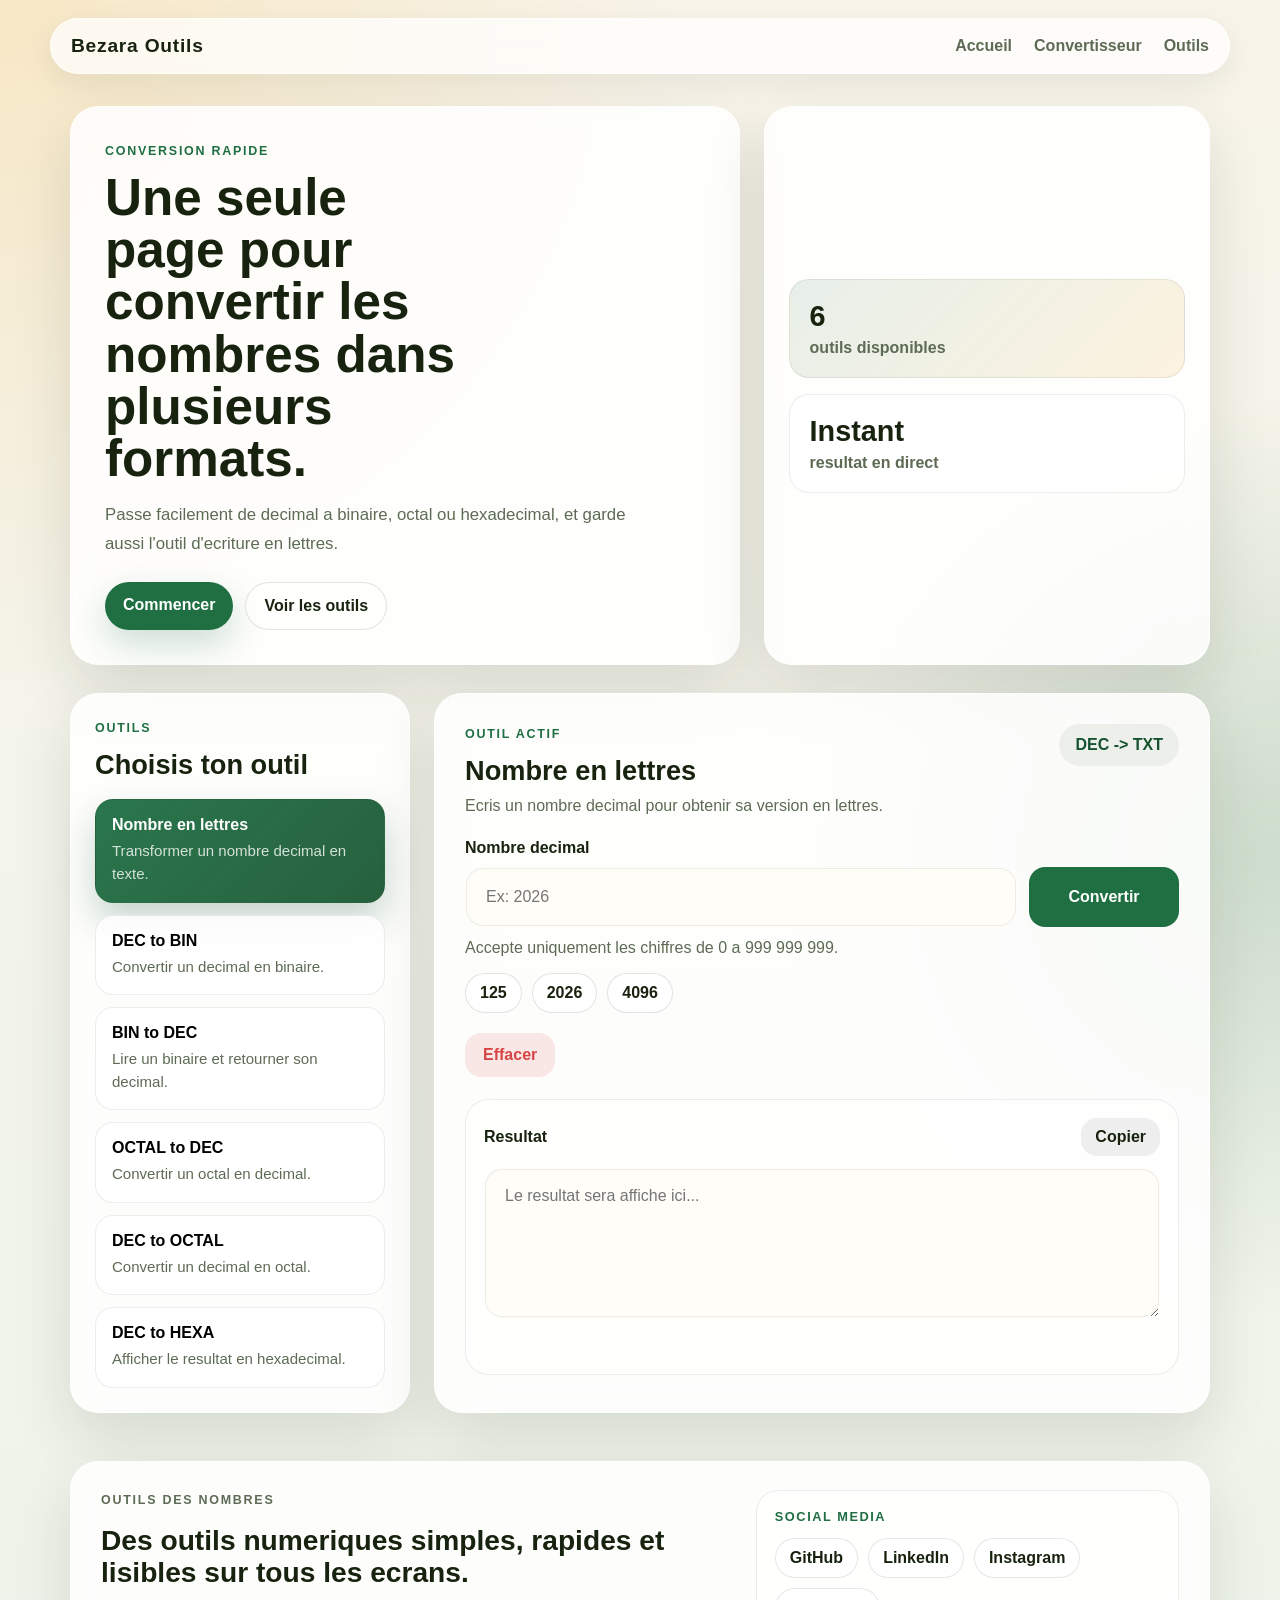
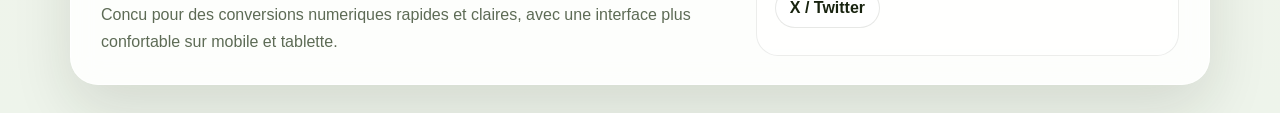
<file: index.html>
<!DOCTYPE html>
<html lang="fr">

<head>
  <meta charset="utf-8">
  <meta name="viewport" content="width=device-width, initial-scale=1">
  <meta name="description" content="Convertisseur de nombres et de bases numeriques avec interface moderne.">
  <title>Bezara Outils | Convertisseur numerique</title>
  <link rel="stylesheet" type="text/css" href="styles/style.css">
</head>

<body>
  <header class="site-header">
    <nav class="nav">
      <a class="logo" href="index.html">Bezara Outils</a>

      <button class="menu-toggle" type="button" aria-expanded="false" aria-controls="nav-links"
        aria-label="Ouvrir le menu">
        <span></span>
        <span></span>
        <span></span>
      </button>

      <ul class="nav-links" id="nav-links" style="z-index: 100;">
        <li><a href="#hero">Accueil</a></li>
        <li><a href="#workspace">Convertisseur</a></li>
        <li><a href="#tool-menu">Outils</a></li>
      </ul>
    </nav>
  </header>

  <main>
    <section class="hero" id="hero">
      <div class="hero-copy">
        <p class="eyebrow">Conversion rapide</p>
        <h1>Une seule page pour convertir les nombres dans plusieurs formats.</h1>
        <p class="hero-text">
          Passe facilement de decimal a binaire, octal ou hexadecimal, et garde aussi l'outil d'ecriture en lettres.
        </p>
        <div class="hero-actions">
          <a class="primary-link" href="#workspace">Commencer</a>
          <a class="secondary-link" href="#tool-menu">Voir les outils</a>
        </div>
      </div>

      <div class="hero-panel">
        <div class="stat-card">
          <span class="stat-value">6</span>
          <span class="stat-label">outils disponibles</span>
        </div>
        <div class="stat-card muted">
          <span class="stat-value">Instant</span>
          <span class="stat-label">resultat en direct</span>
        </div>
      </div>
    </section>

    <section class="workspace" id="workspace">
      <aside class="tool-menu" id="tool-menu">
        <div class="tool-menu-heading">
          <p class="eyebrow">Outils</p>
          <h2>Choisis ton outil</h2>
        </div>

        <div class="tool-list" role="tablist" aria-label="Liste des outils">
          <button class="tool-item active" type="button" data-tool="letters" role="tab" aria-selected="true"
            tabindex="0" onclick="window.location.href='#typing'">
            <span class="tool-title">Nombre en lettres</span>
            <span class="tool-desc">Transformer un nombre decimal en texte.</span>
          </button>
          <button class="tool-item" type="button" data-tool="decToBin" role="tab" aria-selected="false" tabindex="-1"
            onclick="window.location.href='#typing'">
            <span class="tool-title">DEC to BIN</span>
            <span class="tool-desc">Convertir un decimal en binaire.</span>
          </button>
          <button class="tool-item" type="button" data-tool="binToDec" role="tab" aria-selected="false" tabindex="-1"
            onclick="window.location.href='#typing'">
            <span class="tool-title">BIN to DEC</span>
            <span class="tool-desc">Lire un binaire et retourner son decimal.</span>
          </button>
          <button class="tool-item" type="button" data-tool="octToDec" role="tab" aria-selected="false" tabindex="-1"
            onclick="window.location.href='#typing'">
            <span class="tool-title">OCTAL to DEC</span>
            <span class="tool-desc">Convertir un octal en decimal.</span>
          </button>
          <button class="tool-item" type="button" data-tool="decToOct" role="tab" aria-selected="false" tabindex="-1"
            onclick="window.location.href='#typing'">
            <span class="tool-title">DEC to OCTAL</span>
            <span class="tool-desc">Convertir un decimal en octal.</span>
          </button>
          <button class="tool-item" type="button" data-tool="decToHex" role="tab" aria-selected="false" tabindex="-1"
            onclick="window.location.href='#typing'">
            <span class="tool-title">DEC to HEXA</span>
            <span class="tool-desc">Afficher le resultat en hexadecimal.</span>
          </button>
        </div>
      </aside>

      <section class="converter-card" aria-live="polite">
        <div class="card-top">
          <div id="typing">
            <p class="eyebrow" id="tool-badge">Outil actif</p>
            <h2 id="tool-heading">Nombre en lettres</h2>
            <p id="tool-description" class="card-description">Ecris un nombre decimal pour obtenir sa version en
              lettres.</p>
          </div>
          <div class="format-pill" id="tool-format">DEC -> TXT</div>
        </div>

        <label class="field-label" for="nombre" id="input-label">Nombre decimal</label>
        <div class="input-shell">
          <input class="form-control" type="text" inputmode="numeric" autocomplete="off" placeholder="Ex: 2026"
            id="nombre">
          <button id="button" class="btn-valid" type="button">Convertir</button>
        </div>
        <p class="helper-text" id="helper-text">Accepte uniquement les chiffres de 0 a 999 999 999.</p>

        <div class="quick-examples" id="quick-examples">
          <button type="button" class="example-chip" data-value="125">125</button>
          <button type="button" class="example-chip" data-value="2026">2026</button>
          <button type="button" class="example-chip" data-value="4096">4096</button>
        </div>

        <div class="action-row">
          <button id="del" class="btn-del" type="button">Effacer</button>
        </div>

        <div class="result-panel">
          <div class="result-header">
            <span>Resultat</span>
            <button id="copy-result" class="copy-btn" type="button">Copier</button>
          </div>
          <textarea id="div2" rows="5" class="resultat" readonly
            placeholder="Le resultat sera affiche ici..."></textarea>
          <p class="feedback" id="feedback"></p>
        </div>
      </section>
    </section>
  </main>

  <footer class="footer">
    <div class="footer-card">
      <div class="footer-copy">
        <p class="eyebrow">Outils des Nombres</p>
        <h2>Des outils numeriques simples, rapides et lisibles sur tous les ecrans.</h2>
        <p>Concu pour des conversions numeriques rapides et claires, avec une interface plus confortable sur mobile et
          tablette.</p>
      </div>

      <div class="footer-social">
        <span class="footer-label">Social media</span>
        <div class="social-links">
          <a href="https://github.com/Bezara06" target="_blank" rel="noreferrer">GitHub</a>
          <a href="https://www.linkedin.com" target="_blank" rel="noreferrer">LinkedIn</a>
          <a href="https://www.instagram.com" target="_blank" rel="noreferrer">Instagram</a>
          <a href="https://x.com" target="_blank" rel="noreferrer">X / Twitter</a>
        </div>
      </div>
    </div>
  </footer>

  <script type="text/javascript" src="scripts/script.js"></script>
</body>

</html>
</file>
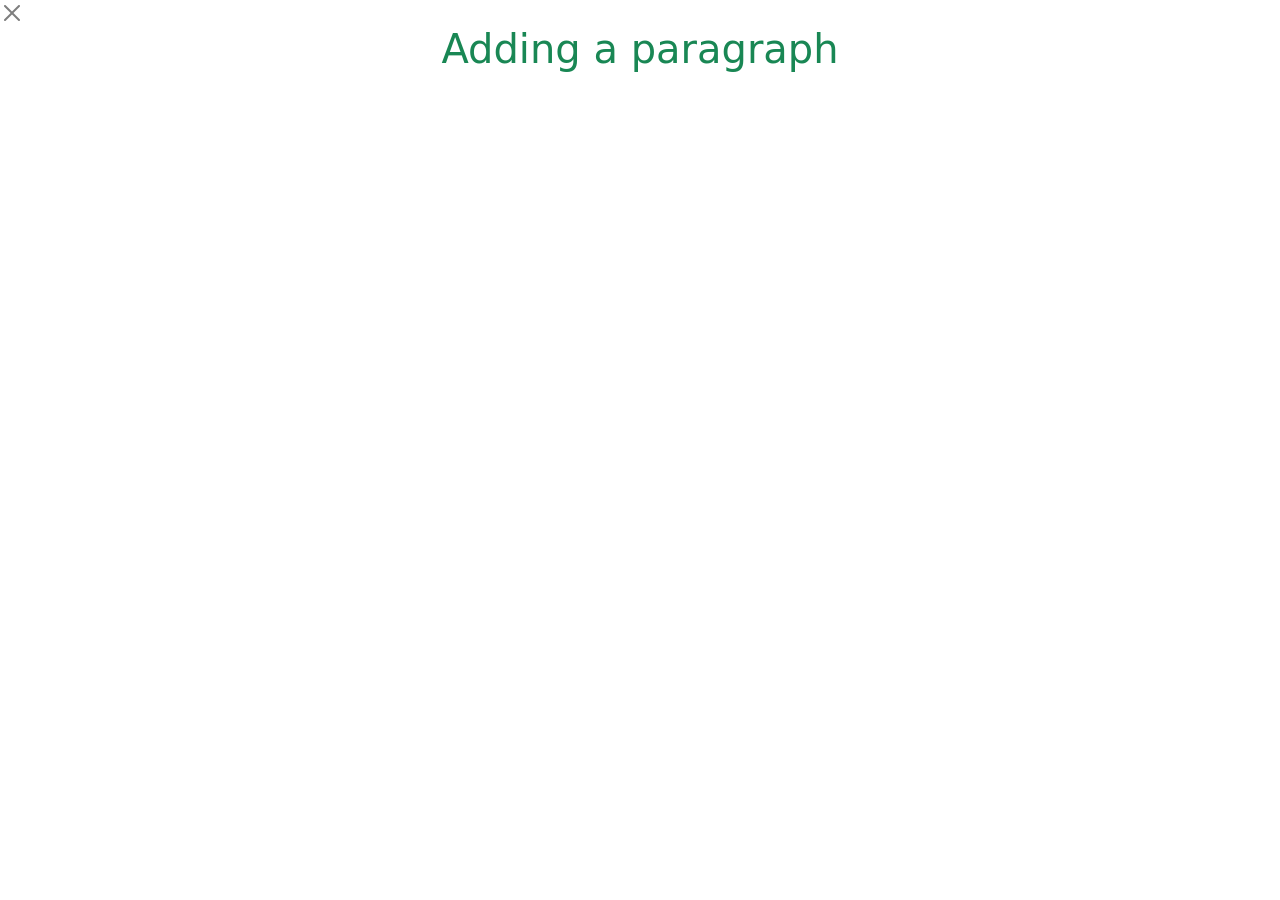
<file: dom.html>
<!DOCTYPE html>
<html lang="en">

<head>
    <meta charset="UTF-8">
    <meta name="viewport" content="width=device-width, initial-scale=1.0">
    <title>Document</title>
    <script src="dom.js"></script>
    <link rel="stylesheet" type="text/css" href="/css/bootstrap.min.css">
</head>

<body>
    <button onclick="hide()" class="btn btn-close"></button>
    <h1 class="text-success text-center">Adding a paragraph</h1>

    <script>
        function repeats() {
            time = 0;
            console.log("couont ! " + time++);
            setTimeout(repeats, 5000);
        }

        setTimeout(repeats, 5000);
    </script>
</body>

</html>
</file>
<file: styles/style.css>
:root {
  --bg: #f3efe4;
  --surface: rgba(255, 255, 255, 0.86);
  --surface-strong: #fffdf8;
  --text: #18230f;
  --muted: #5d6b55;
  --line: rgba(24, 35, 15, 0.12);
  --primary: #1f6f43;
  --primary-strong: #14532d;
  --accent: #f4b942;
  --danger: #d64545;
  --shadow: 0 24px 60px rgba(24, 35, 15, 0.12);
  --radius-xl: 28px;
  --radius-lg: 20px;
  --radius-md: 14px;
}

* {
  box-sizing: border-box;
  margin: 0;
  padding: 0;
}

html {
  scroll-behavior: smooth;
}

body {
  min-height: 100vh;
  font-family: "Segoe UI", Tahoma, Geneva, Verdana, sans-serif;
  color: var(--text);
  background:
    radial-gradient(circle at top left, rgba(244, 185, 66, 0.22), transparent 32%),
    radial-gradient(circle at right center, rgba(31, 111, 67, 0.18), transparent 30%),
    linear-gradient(180deg, #f8f4ea 0%, #eef4eb 100%);
}

body.menu-open {
  overflow: hidden;
}

button,
input,
textarea {
  font: inherit;
}

a {
  color: inherit;
  text-decoration: none;
}

.site-header {
  position: sticky;
  top: 0;
  z-index: 1100;
  padding: 18px 20px 0;
}

.nav {
  position: relative;
  z-index: 2;
  max-width: 1180px;
  margin: 0 auto;
  padding: 16px 20px;
  display: flex;
  align-items: center;
  justify-content: space-between;
  border: 1px solid rgba(255, 255, 255, 0.7);
  border-radius: 999px;
  background: rgba(255, 255, 255, 0.72);
  backdrop-filter: blur(14px);
  box-shadow: 0 10px 30px rgba(24, 35, 15, 0.08);
}

.logo {
  font-size: 1.2rem;
  font-weight: 800;
  letter-spacing: 0.04em;
}

.nav-links {
  list-style: none;
  display: flex;
  align-items: center;
  gap: 22px;
}

.nav-links a {
  color: var(--muted);
  font-weight: 600;
  transition: color 180ms ease, transform 180ms ease;
}

.nav-links a:hover,
.nav-links a:focus-visible {
  color: var(--primary-strong);
}

.menu-toggle {
  display: none;
  position: relative;
  z-index: 1102;
  border: 0;
  background: transparent;
  width: 44px;
  height: 44px;
  border-radius: 50%;
  cursor: pointer;
}

.menu-toggle span {
  display: block;
  width: 22px;
  height: 2px;
  margin: 4px auto;
  background: var(--text);
  border-radius: 999px;
}

main {
  max-width: 1180px;
  margin: 0 auto;
  padding: 32px 20px 48px;
}

.hero {
  display: grid;
  grid-template-columns: minmax(0, 1.2fr) minmax(280px, 0.8fr);
  gap: 24px;
  align-items: stretch;
  margin-bottom: 28px;
}

.hero-copy,
.hero-panel,
.tool-menu,
.converter-card {
  border: 1px solid rgba(255, 255, 255, 0.7);
  background: var(--surface);
  backdrop-filter: blur(14px);
  box-shadow: var(--shadow);
}

.hero-copy {
  padding: 34px;
  border-radius: var(--radius-xl);
}

.eyebrow {
  display: inline-flex;
  align-items: center;
  gap: 8px;
  font-size: 0.78rem;
  letter-spacing: 0.14em;
  text-transform: uppercase;
  color: var(--primary);
  font-weight: 800;
  margin-bottom: 14px;
}

.hero h1 {
  font-size: clamp(2.1rem, 4vw, 4rem);
  line-height: 1.02;
  max-width: 13ch;
}

.hero-text,
.card-description,
.helper-text,
.tool-desc,
.footer p,
.feedback {
  color: var(--muted);
}

.hero-text {
  margin-top: 16px;
  max-width: 58ch;
  font-size: 1.05rem;
  line-height: 1.7;
}

.hero-actions {
  display: flex;
  flex-wrap: wrap;
  gap: 12px;
  margin-top: 24px;
}

.primary-link,
.secondary-link,
.btn-valid,
.btn-del,
.copy-btn,
.example-chip,
.tool-item {
  transition: transform 180ms ease, box-shadow 180ms ease, background 180ms ease, border-color 180ms ease;
}

.primary-link,
.secondary-link {
  padding: 14px 18px;
  border-radius: 999px;
  font-weight: 700;
}

.primary-link {
  background: var(--primary);
  color: #fff;
  box-shadow: 0 14px 34px rgba(31, 111, 67, 0.22);
}

.secondary-link {
  border: 1px solid var(--line);
  background: rgba(255, 255, 255, 0.6);
}

.primary-link:hover,
.secondary-link:hover,
.btn-valid:hover,
.btn-del:hover,
.copy-btn:hover,
.example-chip:hover,
.tool-item:hover {
  transform: translateY(-1px);
}

.hero-panel {
  border-radius: var(--radius-xl);
  padding: 24px;
  display: grid;
  gap: 16px;
  align-content: center;
}

.stat-card {
  border-radius: var(--radius-lg);
  padding: 20px;
  background: linear-gradient(135deg, rgba(31, 111, 67, 0.1), rgba(244, 185, 66, 0.16));
  border: 1px solid rgba(24, 35, 15, 0.08);
}

.stat-card.muted {
  background: rgba(255, 255, 255, 0.74);
}

.stat-value {
  display: block;
  font-size: 1.8rem;
  font-weight: 800;
  margin-bottom: 6px;
}

.stat-label {
  color: var(--muted);
  font-weight: 600;
}

.workspace {
  display: grid;
  grid-template-columns: minmax(280px, 340px) minmax(0, 1fr);
  gap: 24px;
}

.tool-menu,
.converter-card {
  border-radius: var(--radius-xl);
}

.tool-menu {
  padding: 24px;
  height: fit-content;
  position: sticky;
  top: 20px;
}

.tool-menu-heading h2 {
  font-size: 1.7rem;
  margin-bottom: 18px;
}

.tool-list {
  display: grid;
  gap: 12px;
}

.tool-item {
  width: 100%;
  text-align: left;
  border: 1px solid rgba(24, 35, 15, 0.08);
  background: rgba(255, 255, 255, 0.82);
  border-radius: 18px;
  padding: 16px;
  cursor: pointer;
}

.tool-item.active {
  background: linear-gradient(135deg, rgba(31, 111, 67, 0.95), rgba(20, 83, 45, 0.92));
  color: #fff;
  box-shadow: 0 18px 36px rgba(20, 83, 45, 0.24);
}

.tool-item.active .tool-desc {
  color: rgba(255, 255, 255, 0.8);
}

.tool-title {
  display: block;
  font-size: 1rem;
  font-weight: 800;
  margin-bottom: 6px;
}

.tool-desc {
  display: block;
  line-height: 1.5;
  font-size: 0.94rem;
}

.converter-card {
  padding: 30px;
}

.card-top {
  display: flex;
  align-items: flex-start;
  justify-content: space-between;
  gap: 16px;
  margin-bottom: 24px;
}

.card-top h2 {
  font-size: clamp(1.7rem, 2vw, 2.4rem);
  margin-bottom: 10px;
}

.format-pill {
  white-space: nowrap;
  padding: 12px 16px;
  border-radius: 999px;
  background: rgba(24, 35, 15, 0.06);
  color: var(--primary-strong);
  font-weight: 800;
}

.field-label {
  display: block;
  font-weight: 700;
  margin-bottom: 10px;
}

.input-shell {
  display: grid;
  grid-template-columns: minmax(0, 1fr) auto;
  gap: 12px;
  margin-bottom: 12px;
}

.form-control,
.resultat {
  width: 100%;
  border: 1px solid transparent;
  background: var(--surface-strong);
  border-radius: 18px;
  padding: 18px 20px;
  outline: none;
  box-shadow: inset 0 0 0 1px rgba(24, 35, 15, 0.08);
}

.form-control {
  min-height: 60px;
}

.form-control:focus,
.resultat:focus {
  border-color: rgba(31, 111, 67, 0.35);
  box-shadow: inset 0 0 0 1px rgba(31, 111, 67, 0.34), 0 0 0 4px rgba(31, 111, 67, 0.08);
}

.helper-text {
  margin-bottom: 16px;
}

.quick-examples {
  display: flex;
  flex-wrap: wrap;
  gap: 10px;
  margin-bottom: 20px;
}

.example-chip {
  border: 1px solid rgba(24, 35, 15, 0.12);
  background: rgba(255, 255, 255, 0.75);
  color: var(--text);
  border-radius: 999px;
  padding: 10px 14px;
  cursor: pointer;
  font-weight: 700;
}

.btn-valid,
.btn-del,
.copy-btn {
  border: 0;
  border-radius: 16px;
  cursor: pointer;
  font-weight: 800;
}

.btn-valid {
  padding: 0 22px;
  background: var(--primary);
  color: #fff;
  min-width: 150px;
}

.btn-del {
  padding: 13px 18px;
  background: rgba(214, 69, 69, 0.12);
  color: var(--danger);
}

.copy-btn {
  padding: 10px 14px;
  background: rgba(24, 35, 15, 0.07);
  color: var(--text);
}

.action-row {
  display: flex;
  justify-content: flex-start;
  margin-bottom: 22px;
}

.result-panel {
  border: 1px solid rgba(24, 35, 15, 0.08);
  background: rgba(255, 255, 255, 0.58);
  border-radius: 24px;
  padding: 18px;
}

.result-header {
  display: flex;
  justify-content: space-between;
  align-items: center;
  gap: 12px;
  margin-bottom: 12px;
  font-weight: 800;
}

.resultat {
  min-height: 150px;
  resize: vertical;
}

.feedback {
  min-height: 24px;
  margin-top: 10px;
  font-size: 0.95rem;
}

.feedback.success {
  color: var(--primary-strong);
}

.feedback.error {
  color: var(--danger);
}

.footer {
  max-width: 1180px;
  margin: 0 auto;
  padding: 0 20px 28px;
}

.footer-card {
  display: grid;
  grid-template-columns: minmax(0, 1.2fr) minmax(260px, 0.8fr);
  gap: 20px;
  padding: 28px 30px;
  border: 1px solid rgba(255, 255, 255, 0.7);
  border-radius: var(--radius-xl);
  background: var(--surface);
  backdrop-filter: blur(14px);
  box-shadow: var(--shadow);
}

.footer-copy h2 {
  font-size: clamp(1.4rem, 2.2vw, 2rem);
  margin-bottom: 12px;
}

.footer-copy p {
  text-align: left;
  line-height: 1.7;
}

.footer-social {
  display: grid;
  gap: 14px;
  align-content: start;
  padding: 18px;
  border-radius: 22px;
  background: rgba(255, 255, 255, 0.62);
  border: 1px solid rgba(24, 35, 15, 0.08);
}

.footer-label {
  font-size: 0.8rem;
  letter-spacing: 0.12em;
  text-transform: uppercase;
  color: var(--primary);
  font-weight: 800;
}

.social-links {
  display: flex;
  flex-wrap: wrap;
  gap: 10px;
}

.social-links a {
  padding: 10px 14px;
  border-radius: 999px;
  border: 1px solid rgba(24, 35, 15, 0.1);
  background: rgba(255, 255, 255, 0.9);
  color: var(--text);
  font-weight: 700;
  transition: transform 180ms ease, box-shadow 180ms ease, border-color 180ms ease, color 180ms ease;
}

.social-links a:hover,
.social-links a:focus-visible {
  transform: translateY(-1px);
  color: var(--primary-strong);
  border-color: rgba(31, 111, 67, 0.28);
  box-shadow: 0 12px 24px rgba(24, 35, 15, 0.08);
}

@media (max-width: 960px) {
  .hero,
  .workspace,
  .footer-card {
    grid-template-columns: 1fr;
  }

  .tool-menu {
    position: static;
  }
}

@media (max-width: 720px) {
  .site-header {
    padding-top: 14px;
  }

  .nav {
    padding: 14px 16px;
    border-radius: 28px;
  }

  .menu-toggle {
    display: inline-flex;
    flex-direction: column;
    align-items: center;
    justify-content: center;
  }

  .nav-links {
    position: absolute;
    top: calc(100% + 12px);
    left: 0;
    right: 0;
    z-index: 1101;
    padding: 18px;
    border-radius: 24px;
    flex-direction: column;
    align-items: stretch;
    gap: 8px;
    background: rgba(255, 255, 255, 0.98);
    border: 1px solid rgba(24, 35, 15, 0.08);
    box-shadow: 0 24px 40px rgba(24, 35, 15, 0.16);
    transform: translateY(-12px);
    opacity: 0;
    pointer-events: none;
    transition: opacity 180ms ease, transform 180ms ease;
  }

  .nav-links a {
    display: block;
    width: 100%;
    padding: 12px 14px;
    border-radius: 14px;
    background: rgba(243, 239, 228, 0.56);
  }

  .nav-links.open {
    transform: translateY(0);
    opacity: 1;
    pointer-events: auto;
  }

  .hero {
    gap: 18px;
  }

  .hero-copy {
    padding: 28px;
  }

  .hero-actions {
    flex-direction: column;
  }

  .primary-link,
  .secondary-link {
    width: 100%;
    text-align: center;
  }

  .input-shell {
    grid-template-columns: 1fr;
  }

  .btn-valid {
    min-height: 56px;
  }

  .card-top,
  .result-header {
    flex-direction: column;
    align-items: flex-start;
  }
}

@media (max-width: 560px) {
  main {
    padding-top: 24px;
  }

  .site-header,
  .footer {
    padding-left: 14px;
    padding-right: 14px;
  }

  .hero-copy,
  .hero-panel,
  .tool-menu,
  .converter-card,
  .footer-card {
    padding: 22px;
    border-radius: 22px;
  }

  .hero h1 {
    max-width: none;
  }

  .tool-menu-heading h2,
  .card-top h2,
  .footer-copy h2 {
    line-height: 1.15;
  }

  .social-links {
    display: grid;
    grid-template-columns: 1fr 1fr;
  }

  .social-links a {
    text-align: center;
  }
}

@media (max-width: 420px) {
  .nav {
    padding: 12px 14px;
  }

  .logo {
    font-size: 1rem;
  }

  .menu-toggle {
    width: 40px;
    height: 40px;
  }

  .nav-links {
    padding: 14px;
  }

  .hero-copy,
  .hero-panel,
  .tool-menu,
  .converter-card,
  .footer-card {
    padding: 18px;
  }

  .form-control,
  .resultat {
    padding: 16px;
  }

  .social-links {
    grid-template-columns: 1fr;
  }
}
</file>
